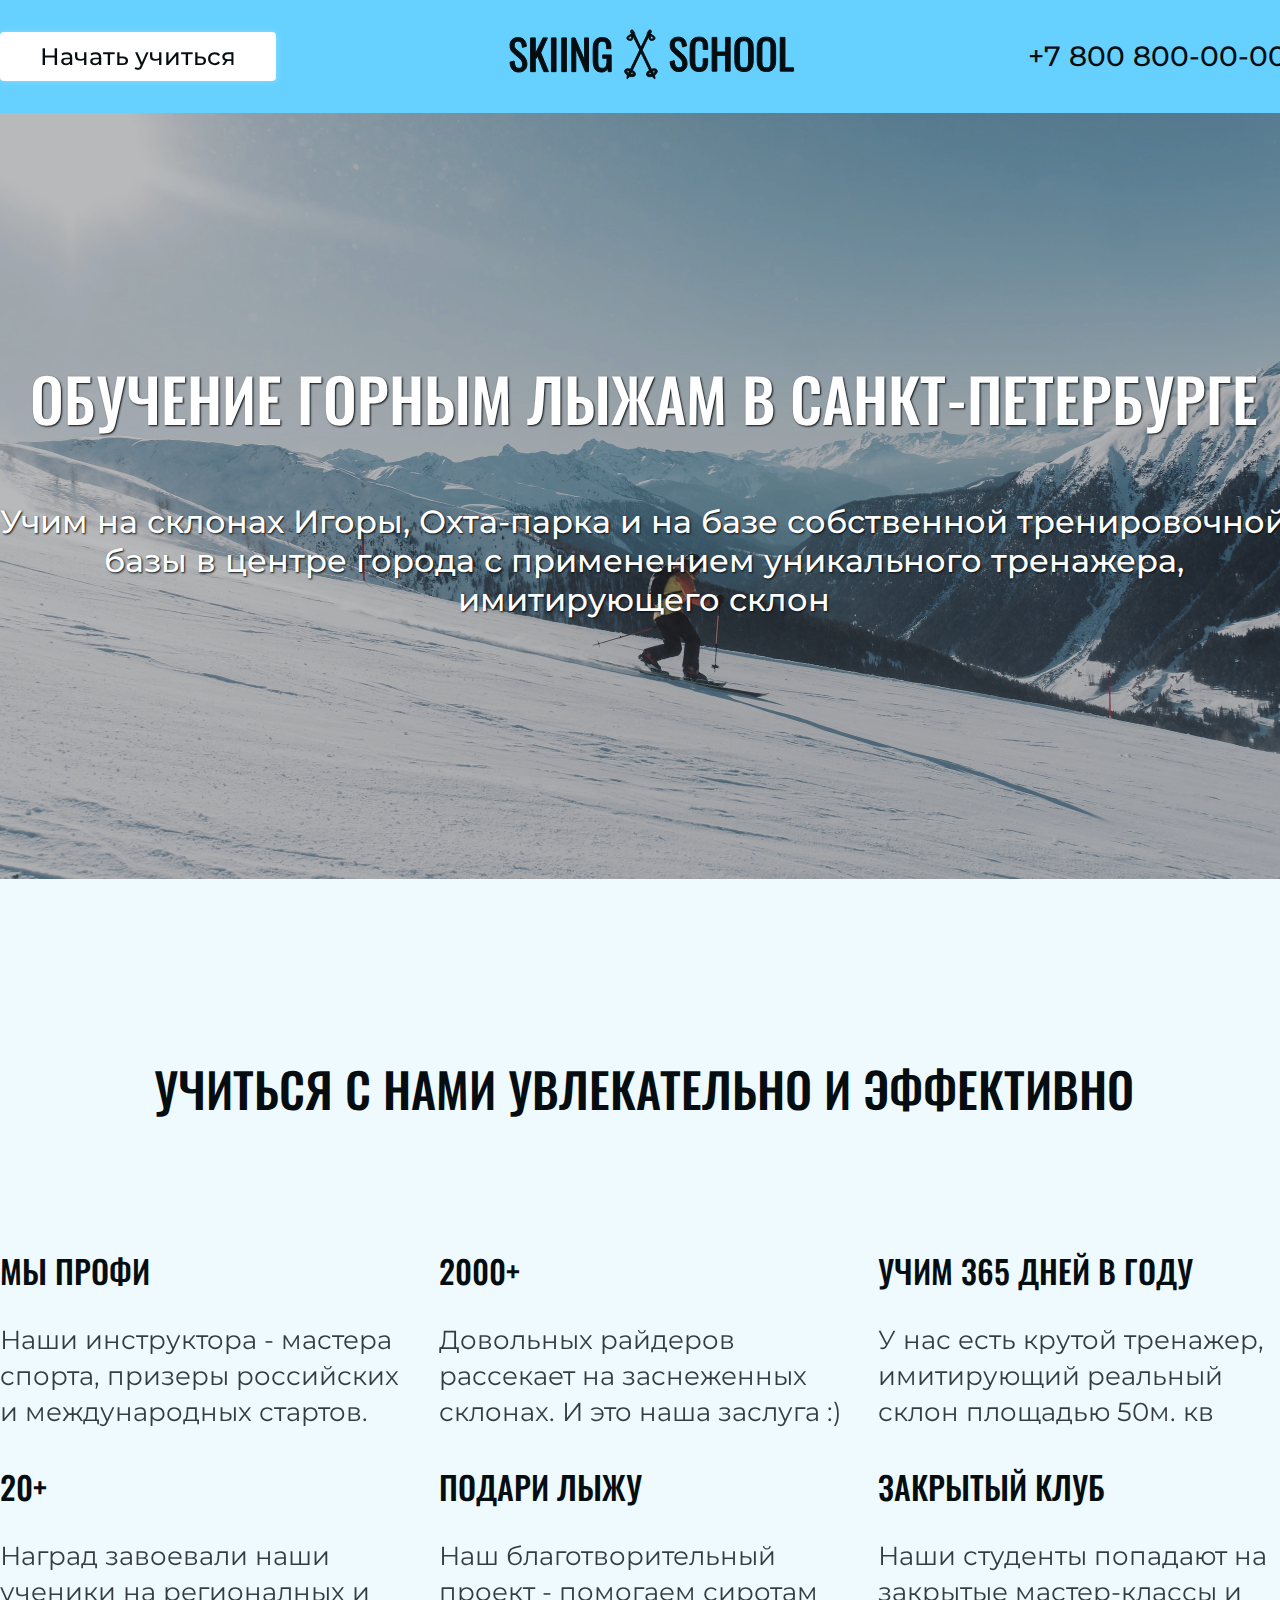
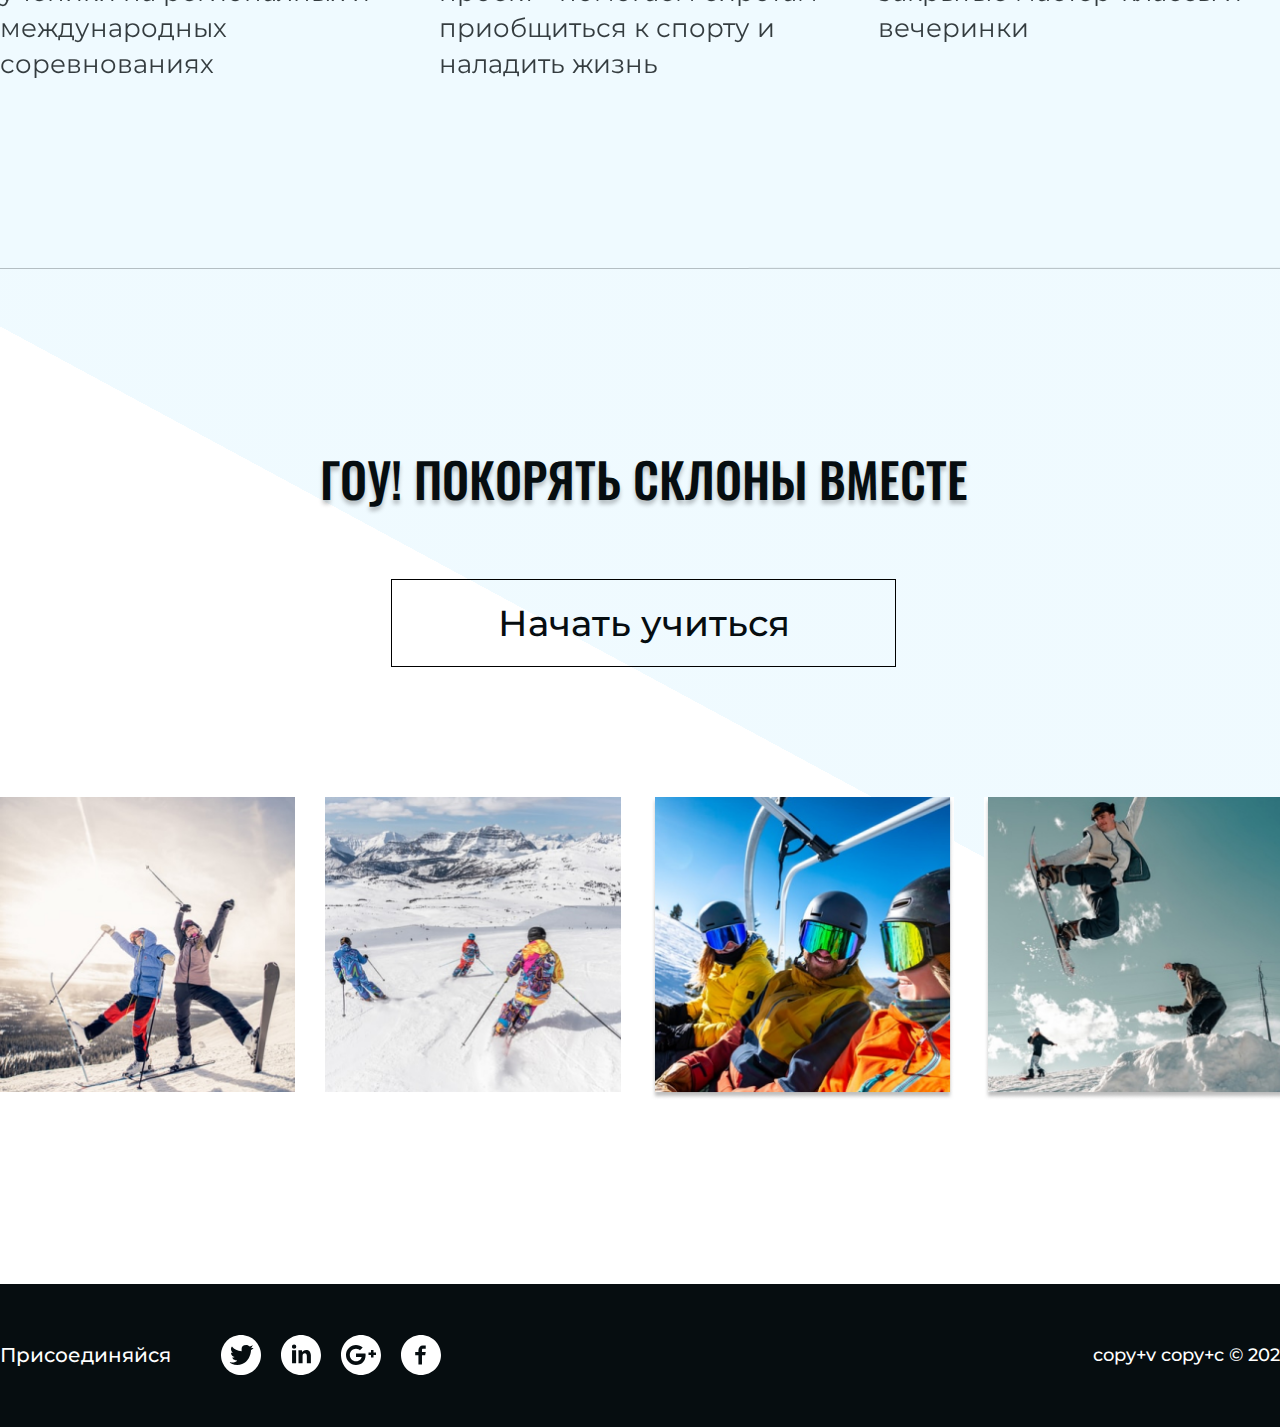
<file: index.html>
<!DOCTYPE html>
<html lang="ru">

<head>
  <meta charset="UTF-8">
  <meta http-equiv="X-UA-Compatible" content="IE=edge">
  <meta name="viewport" content="width=device-width, initial-scale=1.0">
  <title>Skiing School</title>
  <link rel="stylesheet" href="styles/style.css">
</head>

<body>
  <header class="header">
    <div class="container">
      <div class="header-wrap">
        <button class="header-btn">Начать учиться</button>
        <a href="#" class="logo"><img src="images/logo.svg" class="header-img"
            alt="Слова Skiing School прописными буквами, между слов изображение перекрещивающихся лыжных палок"></a>
        <a href="tel:+78008000000" class="tel">+7 800 800-00-00</a>
      </div>
    </div>
  </header>

  <main>
    <section class="about">
      <div class="about-fade">
        <div class="container">
          <h1 class="about-title">Обучение горным лыжам в Санкт-Петербурге</h1>
          <p class="about-desc">Учим на склонах Игоры, Охта-парка и на базе собственной тренировочной базы в центре
            города
            с
            применением уникального тренажера, имитирующего склон</p>
        </div>
      </div>
    </section>

    <section class="benefits">
      <div class="container">
        <h2 class="benefits-title">Учиться c нами увлекательно и эффективно</h2>
        <ul class="benefits-list">
          <li class="benefits-item">
            <div class="benefits-card">
              <h3 class="benefits-caption">Мы профи</h3>
              <p class="benefits-text">Наши инструктора - мастера спорта, призеры российских и международных стартов.
              </p>
            </div>
          </li>
          <li class="benefits-item">
            <div class="benefits-card">
              <h3 class="benefits-caption">2000+</h3>
              <p class="benefits-text">Довольных райдеров рассекает на заснеженных склонах. И это наша заслуга :)</p>
            </div>
          </li>
          <li class="benefits-item">
            <div class="benefits-card">
              <h3 class="benefits-caption">Учим 365 дней в году</h3>
              <p class="benefits-text">У нас есть крутой тренажер, имитирующий реальный склон площадью 50м. кв</p>
            </div>
          </li>
          <li class="benefits-item">
            <div class="benefits-card">
              <h3 class="benefits-caption">20+</h3>
              <p class="benefits-text">Наград завоевали наши ученики на регионалных и международных соревнованиях</p>
            </div>
          </li>
          <li class="benefits-item">
            <div class="benefits-card">
              <h3 class="benefits-caption">ПОдари лыжу</h3>
              <p class="benefits-text">Наш благотворительный проект - помогаем сиротам приобщиться к спорту и наладить
                жизнь
              </p>
            </div>
          </li>
          <li class="benefits-item">
            <div class="benefits-card">
              <h3 class="benefits-caption">Закрытый клуб</h3>
              <p class="benefits-text">Наши студенты попадают на закрытые мастер-классы и вечеринки</p>
            </div>
          </li>
        </ul>
      </div>
    </section>

    <div class="line">
      <div class="container">
        <img class="line-img" src="images/Line 1.png" alt="">
      </div>
    </div>

    <div class="lead">
      <div class="container">
        <div class="lead-wrap">
          <h2 class="lead-title">гоу! покорять склоны вместе</h2>
          <button class="lead-btn btn-transparent">Начать учиться</button>
          <ul class="lead-gallery">
            <li class="lead-gallery-item"><img src="images/photo-lead1.jpg" class="lead-img"
                alt="Два человека в лыжных костюмах, с лыжами и лыжными палками на склоне на фоне заката"></li>
            <li class="lead-gallery-item"><img src="images/photo-lead2.jpg" class="lead-img"
                alt="Три лыжника едут по склону в горах, вид сзади"></li>
            <li class="lead-gallery-item"><img src="images/photo-lead3.jpg" class="lead-img"
                alt="Две женщины и мужчина между ними сидят в кабинке подъемника в лыжных костюмах и масках, улыбаются">
            </li>
            <li class="lead-gallery-item"><img src="images/photo-lead4.jpg" class="lead-img"
                alt="Три человека катаются на сноубордах, мужчина в церте кадра в прыжке"></li>
          </ul>
        </div>
      </div>
    </div>
  </main>

  <footer class="footer">
    <div class="container">
      <div class="footer-wrap">

        <div class="footer-social">

          <p class="footer-text">Присоединяйся</p>

          <ul class="socials">
            <li class="socials-item">
              <a href="#" title="Мы в Twitter" class="socials-link"
                style="background-image: url(images/icon-twitter.svg);" target="_blank"></a>
            </li>
            <li class="socials-item">
              <a href="#" title="Мы в LinkedIn" class="socials-link"
                style="background-image: url(images/icon-linkedin.svg);" target="_blank"></a>
            </li>
            <li class="socials-item">
              <a href="#" title="Мы в Google+" class="socials-link"
                style="background-image: url(images/icon-google-plus.svg);" target="_blank"></a>
            </li>
            <li class="socials-item">
              <a href="#" title="Мы в Facebook" class="socials-link"
                style="background-image: url(images/icon-facebook.svg);" target="_blank"></a>
            </li>
          </ul>

        </div>

        <p class="copyright">copy+v copy+c © 2021</p>

      </div>
    </div>
  </footer>

</body>

</html>
</file>
<file: styles/style.css>
/* oswald-500 - latin_cyrillic */
@font-face {
  font-display: swap;
  font-family: 'Oswald';
  font-style: normal;
  font-weight: 500;
  src: url('../fonts/oswald-v49-latin_cyrillic-500.woff2') format('woff2'),
    /* Chrome 36+, Opera 23+, Firefox 39+ */
    url('../fonts/oswald-v49-latin_cyrillic-500.woff') format('woff');
  /* Chrome 5+, Firefox 3.6+, IE 9+, Safari 5.1+ */
}

/* montserrat-regular - latin_cyrillic */
@font-face {
  font-display: swap;
  font-family: 'Montserrat';
  font-style: normal;
  font-weight: 400;
  src: url('../fonts/montserrat-v25-latin_cyrillic-regular.woff2') format('woff2'),
    /* Chrome 36+, Opera 23+, Firefox 39+ */
    url('../fonts/montserrat-v25-latin_cyrillic-regular.woff') format('woff');
  /* Chrome 5+, Firefox 3.6+, IE 9+, Safari 5.1+ */
}

/* montserrat-500 - latin_cyrillic */
@font-face {
  font-display: swap;
  font-family: 'Montserrat';
  font-style: normal;
  font-weight: 500;
  src: url('../fonts/montserrat-v25-latin_cyrillic-500.woff2') format('woff2'),
    /* Chrome 36+, Opera 23+, Firefox 39+ */
    url('../fonts/montserrat-v25-latin_cyrillic-500.woff') format('woff');
  /* Chrome 5+, Firefox 3.6+, IE 9+, Safari 5.1+ */
}

/* common */

* {
  box-sizing: border-box;
}

body {
  margin: 0;
  font-family: 'Montserrat', sans-serif;
  color: #060D10;
}

.container {
  width: 1287px;
  margin: 0 auto;
}

/* header */

.header {
  padding: 29px 0;
  background-color: #66D1FF;
}

.header-wrap {
  display: flex;
  justify-content: space-between;
  align-items: center;
}

.header-btn {
  display: inline-block;
  min-width: 276px;
  padding: 8px 0;
  font-family: inherit;
  font-size: 24px;
  line-height: 29px;
  font-weight: 500;
  text-align: center;
  color: #060D10;
  background-color: #fff;
  border: 2px solid #fff;
  border-radius: 4px;
  filter: drop-shadow(0px 0px 3px rgba(255, 255, 255, 0.25));
  cursor: pointer;
}

.header-img {
  max-width: 295.5px;
  max-height: 50.76px;
}

.tel {
  color: #060D10;
  font-size: 28px;
  line-height: 34px;
  font-weight: 500;
  font-style: normal;
  text-decoration: none;
  text-align: center;
}

/* about */

.about {
  text-align: center;
  background-image: url(../images/bg-about.jpg);
  background-repeat: no-repeat;
  background-position: center;
  background-size: cover;
  color: #FFFFFF;
  text-shadow: 1px 1px 2px #060d10;
}

.about-fade {
  padding: 240px 0 260px;
  background-color: rgba(6, 13, 16, .25);
}


.about-title {
  margin-top: 0;
  margin-bottom: 60px;
  font-family: 'Oswald', sans-serif;
  font-size: 60px;
  line-height: 89px;
  font-weight: 500;
  text-transform: uppercase;
}

.about-desc {
  margin-bottom: 0;
  font-size: 32px;
  line-height: 39px;
  font-weight: 500;
}

/* benefits */

.benefits {
  padding: 170px 0;
  background-color: rgba(102, 209, 255, .1);
}

.benefits-title {
  margin-top: 0;
  margin-bottom: 100px;
  font-family: 'Oswald', sans-serif;
  font-size: 48px;
  line-height: 80px;
  font-weight: 500;
  text-align: center;
  text-transform: uppercase;
}

.benefits-list {
  display: flex;
  flex-wrap: wrap;
  justify-content: space-between;
  margin: 0;
  padding: 0;
  margin-left: -15px;
  margin-right: -15px;
  list-style: none;
}

.benefits-item {
  width: 33.33%;
  padding: 15px;
}

.benefits-card {
  display: flex;
  flex-direction: column;
  justify-content: stretch;
  align-items: flex-start;
  height: 100%;

}

.benefits-caption {
  margin-top: 0;
  margin-bottom: 25px;
  font-family: 'Oswald', serif;
  font-size: 32px;
  line-height: 53px;
  font-weight: 500;
  text-align: left;
  text-transform: uppercase;
}

.benefits-text {
  margin: 0;
  font-size: 26px;
  line-height: 36px;
  text-align: left;
  opacity: .8;
}

/* Line */

.line {
  margin: 0;
  padding: 0;
  background-color: rgba(102, 209, 255, .1);
}

.line-img {
  display: block;
  width: 100%;
  opacity: .5;
}

/* lead */

.lead {
  padding: 170px 0 180px;
  background: linear-gradient(208.35deg, rgba(102, 209, 255, .1) 43.85%, rgba(196, 196, 196, 0) 43.86%);
}

.lead-wrap {
  display: flex;
  flex-direction: column;
  justify-content: center;
  align-items: center;
}

.lead-title {
  margin-top: 0;
  margin-bottom: 60px;
  font-family: 'Oswald', serif;
  font-size: 48px;
  line-height: 80px;
  font-weight: 500;
  font-style: normal;
  text-align: center;
  text-transform: uppercase;
  text-shadow:  0px 4px 4px rgba(0, 0, 0, 0.25);
}

.lead-btn {
  display: inline-block;
  min-width: 505px;
  padding: 21px 0;
  font-family: inherit;
  font-size: 36px;
  line-height: 44px;
  font-weight: 500;
  text-align: center;
  border: 1px solid #000000;
  cursor: pointer;
  }

.btn-transparent {
  background-color: rgba(0, 0, 0, 0);
  color: inherit;
}

.lead-gallery-item {
  margin-left: 15px;
  margin-right: 15px;
}

.lead-gallery {
  display: flex;
  justify-content: space-between;
  margin-top: 130px;
  margin-bottom: 0;
  margin-left: -15px;
  margin-right: -15px;
  padding: 0;
  list-style: none;
}

.lead-img {
  max-width: 100%;
}

/* footer */

.footer {
  padding: 35px 0;
  color: #FFFFFF;
  background-color: #060D10;
}

.footer-wrap {
  display: flex;
  justify-content: space-between;
  align-items: center;
}

.footer-text {
  margin-right: 50px;
  font-size: 20px;
  line-height: 33px;
  font-weight: 500;
  text-align: center;
}

.footer-social {
  display: inline-flex;
  align-items: center;
  margin: 0;

}

.socials {
  display: flex;
  margin-right: -20px;
  padding: 0;
  list-style: none;
}

.socials-item {
  margin-right: 20px;
}

.socials-link {
  display: block;
  width: 40px;
  height: 40px;
  background-size: contain;
  background-repeat: no-repeat;
  background-position: center;
}

.copyright {
  margin-left: 623px;
  font-size: 18px;
  line-height: 22px;
  font-weight: 500;
  text-align: right;
}
</file>
